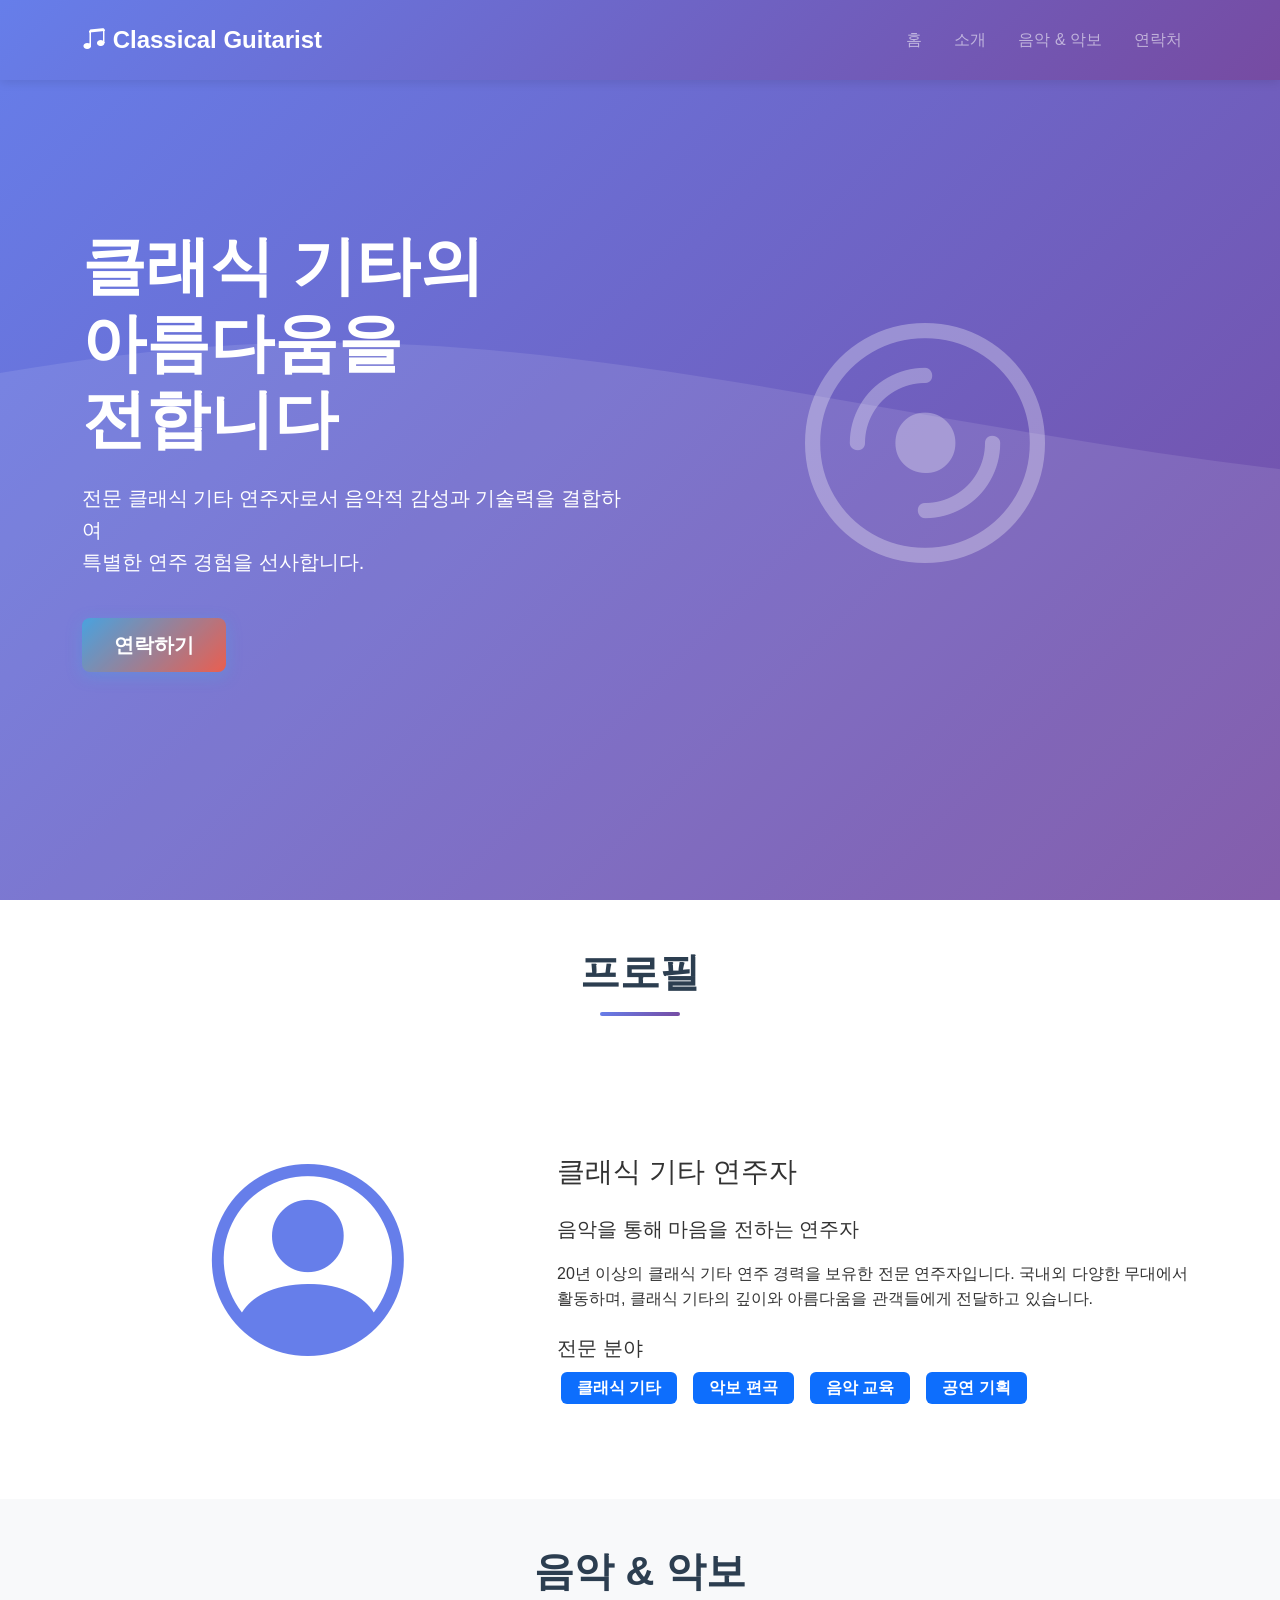
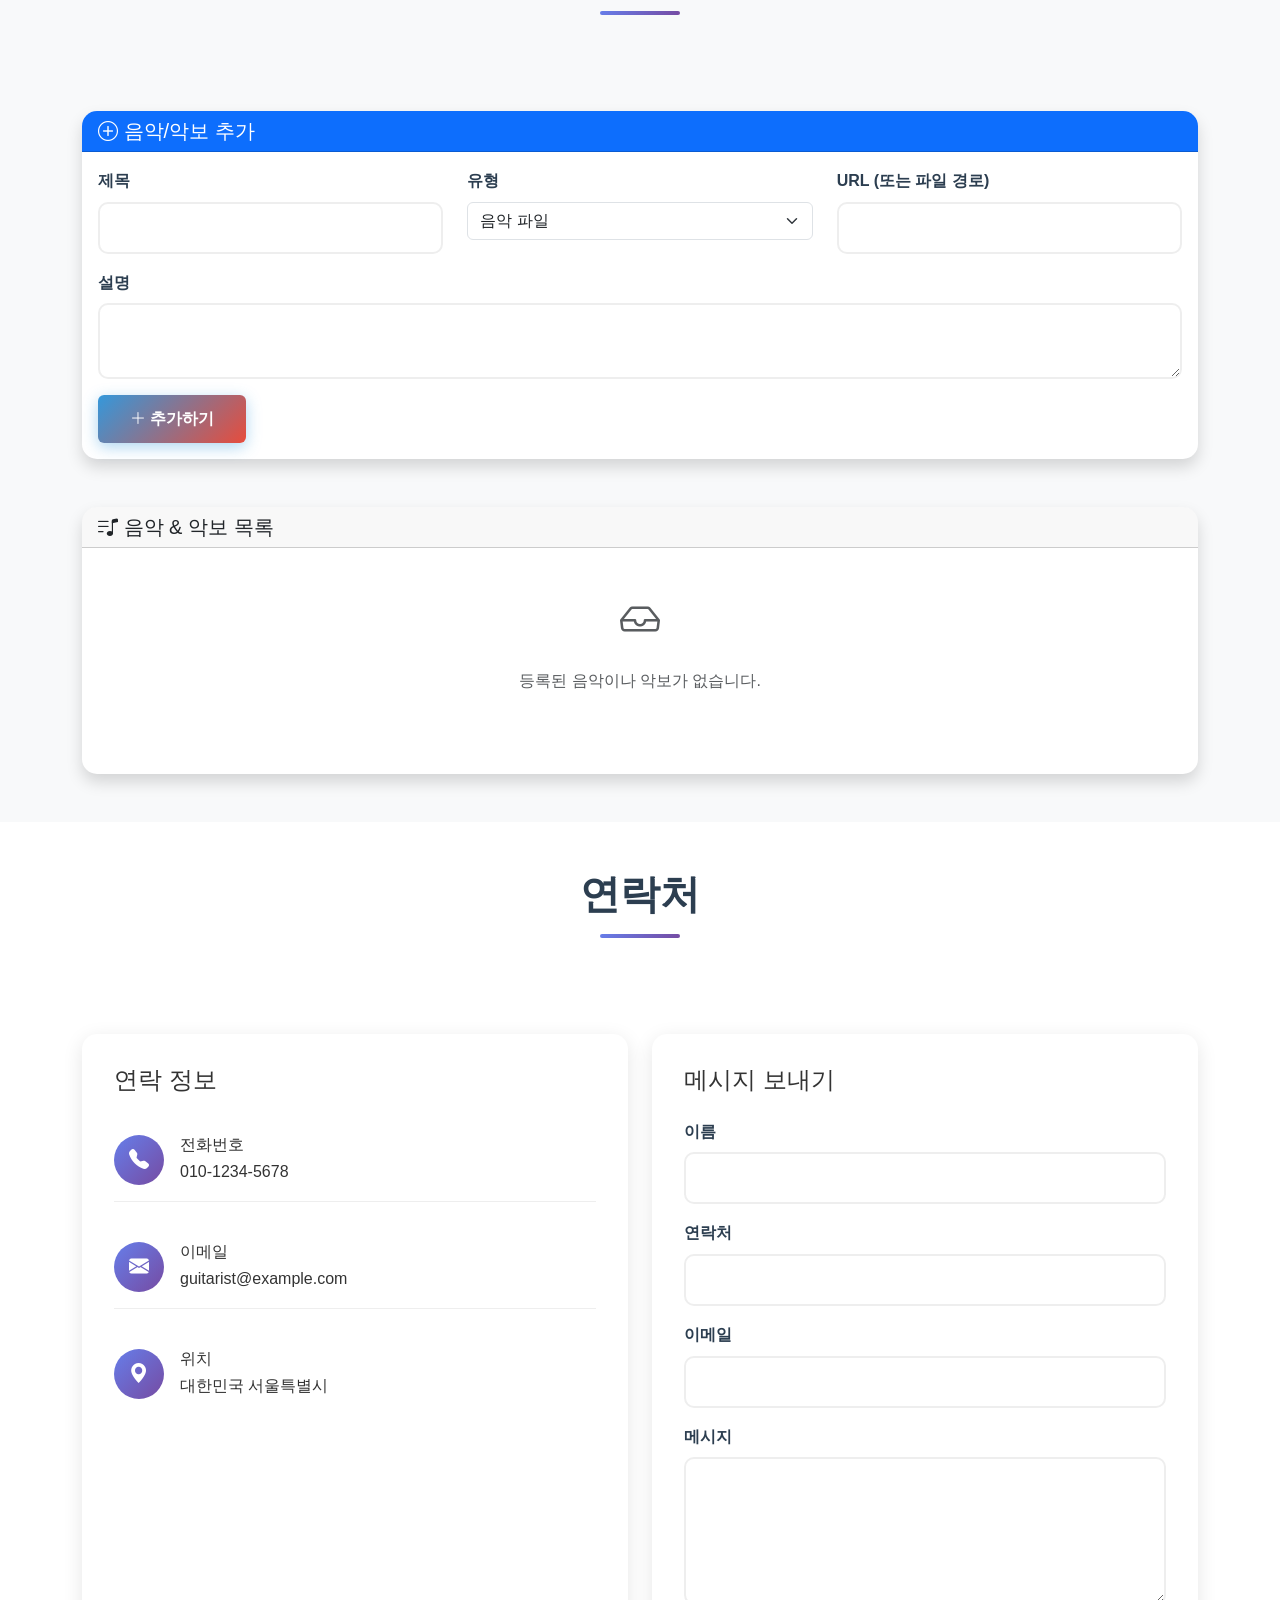
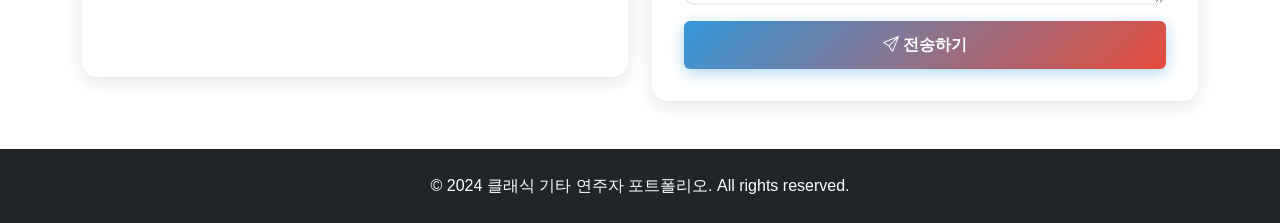
<file: index.html>
<!DOCTYPE html>
<html lang="ko">
<head>
    <meta charset="UTF-8">
    <meta name="viewport" content="width=device-width, initial-scale=1.0">
    <title>클래식 기타 연주자 포트폴리오</title>
    <link href="https://cdn.jsdelivr.net/npm/bootstrap@5.3.2/dist/css/bootstrap.min.css" rel="stylesheet">
    <link href="https://cdn.jsdelivr.net/npm/bootstrap-icons@1.11.1/font/bootstrap-icons.css" rel="stylesheet">
    <link rel="stylesheet" href="styles.css">
</head>
<body>
    <!-- Navigation -->
    <nav class="navbar navbar-expand-lg navbar-dark fixed-top">
        <div class="container">
            <a class="navbar-brand" href="#home">
                <i class="bi bi-music-note-beamed"></i> Classical Guitarist
            </a>
            <button class="navbar-toggler" type="button" data-bs-toggle="collapse" data-bs-target="#navbarNav">
                <span class="navbar-toggler-icon"></span>
            </button>
            <div class="collapse navbar-collapse" id="navbarNav">
                <ul class="navbar-nav ms-auto">
                    <li class="nav-item"><a class="nav-link" href="#home">홈</a></li>
                    <li class="nav-item"><a class="nav-link" href="#about">소개</a></li>
                    <li class="nav-item"><a class="nav-link" href="#music">음악 & 악보</a></li>
                    <li class="nav-item"><a class="nav-link" href="#contact">연락처</a></li>
                </ul>
            </div>
        </div>
    </nav>

    <!-- Hero Section -->
    <section id="home" class="hero-section">
        <div class="container">
            <div class="row align-items-center">
                <div class="col-lg-6">
                    <h1 class="display-3 fw-bold">클래식 기타의<br>아름다움을<br>전합니다</h1>
                    <p class="lead mt-4">전문 클래식 기타 연주자로서 음악적 감성과 기술력을 결합하여<br>특별한 연주 경험을 선사합니다.</p>
                    <a href="#contact" class="btn btn-primary btn-lg mt-4">연락하기</a>
                </div>
                <div class="col-lg-6">
                    <div class="hero-image">
                        <i class="bi bi-disc"></i>
                    </div>
                </div>
            </div>
        </div>
    </section>

    <!-- About Section -->
    <section id="about" class="py-5">
        <div class="container">
            <div class="row">
                <div class="col-lg-12 text-center mb-5">
                    <h2 class="section-title">프로필</h2>
                    <div class="title-underline"></div>
                </div>
            </div>
            <div class="row align-items-center">
                <div class="col-lg-5">
                    <div class="profile-image">
                        <i class="bi bi-person-circle"></i>
                    </div>
                </div>
                <div class="col-lg-7">
                    <h3 class="mb-4">클래식 기타 연주자</h3>
                    <p class="lead">음악을 통해 마음을 전하는 연주자</p>
                    <p>20년 이상의 클래식 기타 연주 경력을 보유한 전문 연주자입니다. 국내외 다양한 무대에서 활동하며, 클래식 기타의 깊이와 아름다움을 관객들에게 전달하고 있습니다.</p>
                    <div class="skills mt-4">
                        <h5>전문 분야</h5>
                        <div class="d-flex flex-wrap gap-2">
                            <span class="badge bg-primary">클래식 기타</span>
                            <span class="badge bg-primary">악보 편곡</span>
                            <span class="badge bg-primary">음악 교육</span>
                            <span class="badge bg-primary">공연 기획</span>
                        </div>
                    </div>
                </div>
            </div>
        </div>
    </section>

    <!-- Music & Sheet Music Section -->
    <section id="music" class="py-5 bg-light">
        <div class="container">
            <div class="row">
                <div class="col-lg-12 text-center mb-5">
                    <h2 class="section-title">음악 & 악보</h2>
                    <div class="title-underline"></div>
                </div>
            </div>
            
            <!-- Add Music Form -->
            <div class="row mb-5">
                <div class="col-lg-12">
                    <div class="card shadow">
                        <div class="card-header bg-primary text-white">
                            <h5 class="mb-0"><i class="bi bi-plus-circle"></i> 음악/악보 추가</h5>
                        </div>
                        <div class="card-body">
                            <form id="musicForm">
                                <div class="row">
                                    <div class="col-md-4 mb-3">
                                        <label for="musicTitle" class="form-label">제목</label>
                                        <input type="text" class="form-control" id="musicTitle" required>
                                    </div>
                                    <div class="col-md-4 mb-3">
                                        <label for="musicType" class="form-label">유형</label>
                                        <select class="form-select" id="musicType" required>
                                            <option value="audio">음악 파일</option>
                                            <option value="sheet">악보</option>
                                        </select>
                                    </div>
                                    <div class="col-md-4 mb-3">
                                        <label for="musicUrl" class="form-label">URL (또는 파일 경로)</label>
                                        <input type="text" class="form-control" id="musicUrl" required>
                                    </div>
                                </div>
                                <div class="row">
                                    <div class="col-md-12 mb-3">
                                        <label for="musicDescription" class="form-label">설명</label>
                                        <textarea class="form-control" id="musicDescription" rows="2"></textarea>
                                    </div>
                                </div>
                                <button type="submit" class="btn btn-primary">
                                    <i class="bi bi-plus-lg"></i> 추가하기
                                </button>
                            </form>
                        </div>
                    </div>
                </div>
            </div>

            <!-- Music List -->
            <div class="row">
                <div class="col-lg-12">
                    <div class="card shadow">
                        <div class="card-header">
                            <h5 class="mb-0"><i class="bi bi-music-note-list"></i> 음악 & 악보 목록</h5>
                        </div>
                        <div class="card-body">
                            <div id="musicList" class="row g-4">
                                <!-- Music items will be added here dynamically -->
                            </div>
                            <div id="emptyMessage" class="text-center text-muted py-5">
                                <i class="bi bi-inbox fs-1"></i>
                                <p class="mt-3">등록된 음악이나 악보가 없습니다.</p>
                            </div>
                        </div>
                    </div>
                </div>
            </div>
        </div>
    </section>

    <!-- Contact Section -->
    <section id="contact" class="py-5">
        <div class="container">
            <div class="row">
                <div class="col-lg-12 text-center mb-5">
                    <h2 class="section-title">연락처</h2>
                    <div class="title-underline"></div>
                </div>
            </div>
            <div class="row">
                <div class="col-lg-6 mb-4">
                    <div class="contact-info h-100">
                        <h4 class="mb-4">연락 정보</h4>
                        <div class="contact-item mb-4">
                            <div class="d-flex align-items-center">
                                <div class="contact-icon me-3">
                                    <i class="bi bi-telephone-fill"></i>
                                </div>
                                <div>
                                    <h6 class="mb-1">전화번호</h6>
                                    <p class="mb-0">010-1234-5678</p>
                                </div>
                            </div>
                        </div>
                        <div class="contact-item mb-4">
                            <div class="d-flex align-items-center">
                                <div class="contact-icon me-3">
                                    <i class="bi bi-envelope-fill"></i>
                                </div>
                                <div>
                                    <h6 class="mb-1">이메일</h6>
                                    <p class="mb-0">guitarist@example.com</p>
                                </div>
                            </div>
                        </div>
                        <div class="contact-item">
                            <div class="d-flex align-items-center">
                                <div class="contact-icon me-3">
                                    <i class="bi bi-geo-alt-fill"></i>
                                </div>
                                <div>
                                    <h6 class="mb-1">위치</h6>
                                    <p class="mb-0">대한민국 서울특별시</p>
                                </div>
                            </div>
                        </div>
                    </div>
                </div>
                <div class="col-lg-6">
                    <div class="contact-form h-100">
                        <h4 class="mb-4">메시지 보내기</h4>
                        <form id="contactForm" action="https://formspree.io/f/YOUR_FORM_ID" method="POST">
                            <div class="mb-3">
                                <label for="name" class="form-label">이름</label>
                                <input type="text" class="form-control" id="name" name="name" required>
                            </div>
                            <div class="mb-3">
                                <label for="contact" class="form-label">연락처</label>
                                <input type="text" class="form-control" id="contact" name="contact" required>
                            </div>
                            <div class="mb-3">
                                <label for="email" class="form-label">이메일</label>
                                <input type="email" class="form-control" id="email" name="email" required>
                            </div>
                            <div class="mb-3">
                                <label for="message" class="form-label">메시지</label>
                                <textarea class="form-control" id="message" name="message" rows="5" required></textarea>
                            </div>
                            <button type="submit" class="btn btn-primary w-100">
                                <i class="bi bi-send"></i> 전송하기
                            </button>
                        </form>
                        <div id="formSuccess" class="alert alert-success mt-3 d-none">
                            메시지가 성공적으로 전송되었습니다!
                        </div>
                    </div>
                </div>
            </div>
        </div>
    </section>

    <!-- Footer -->
    <footer class="bg-dark text-white py-4">
        <div class="container">
            <div class="row">
                <div class="col-lg-12 text-center">
                    <p class="mb-0">&copy; 2024 클래식 기타 연주자 포트폴리오. All rights reserved.</p>
                </div>
            </div>
        </div>
    </footer>

    <script src="https://cdn.jsdelivr.net/npm/bootstrap@5.3.2/dist/js/bootstrap.bundle.min.js"></script>
    <script src="script.js"></script>
</body>
</html>
</file>
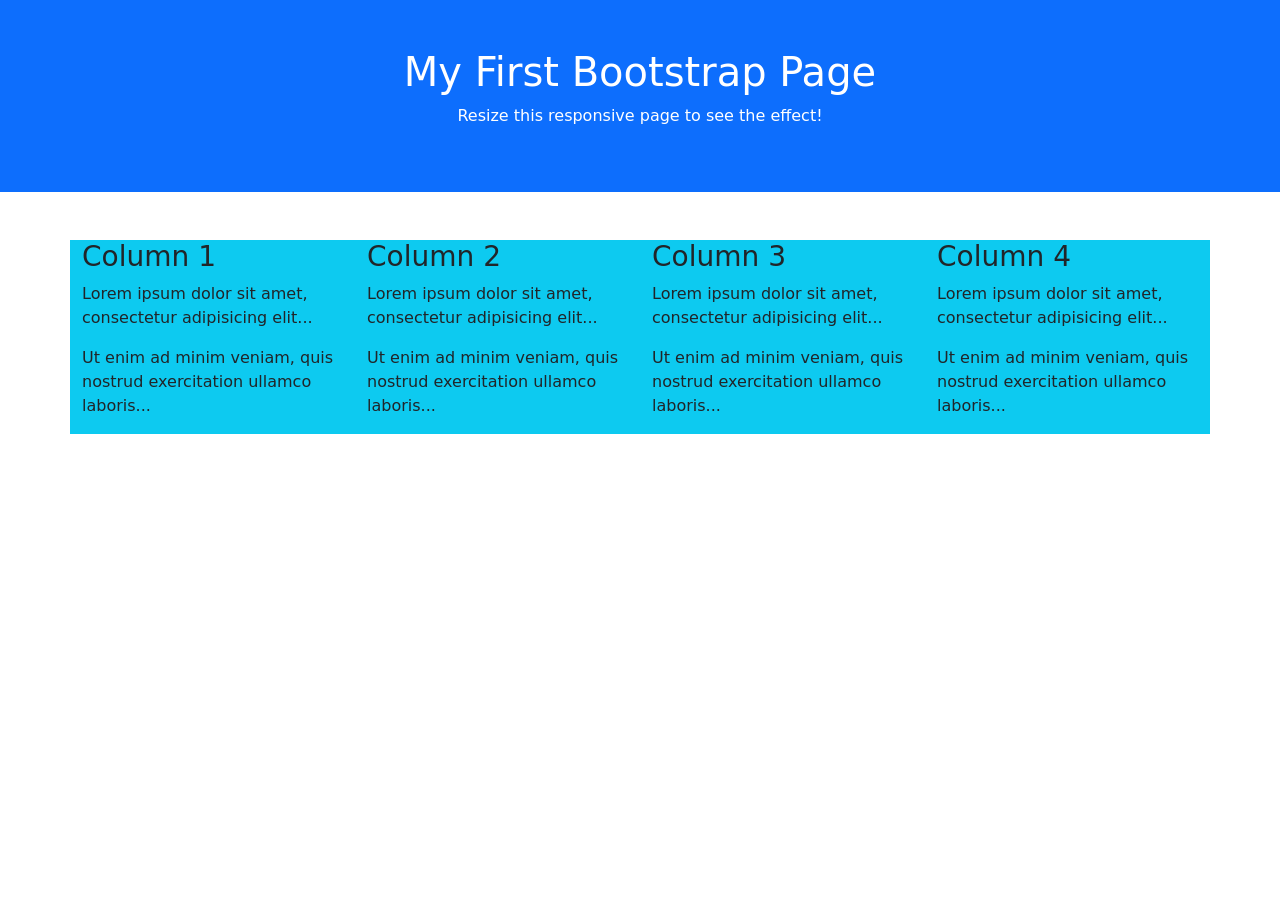
<file: bs5/ex01_레이아웃.html>
<!DOCTYPE html>
<html lang="en">
<head>
  <title>Bootstrap 5 Example</title>
  <meta charset="utf-8">
  <meta name="viewport" content="width=device-width, initial-scale=1">
  
  <!-- CDN(내용 분배 네트워크)은 지리적으로 분산돈 서버 네트워크를 통해 이미지,
   동영상, 웹 페이지 등의 콘텐츠를 사용자에게 빠르고 안정적으로 전달  -->

  <link href="https://cdn.jsdelivr.net/npm/bootstrap@5.3.8/dist/css/bootstrap.min.css" rel="stylesheet">
  <script src="https://cdn.jsdelivr.net/npm/bootstrap@5.3.8/dist/js/bootstrap.bundle.min.js"></script>
</head>
<body>

<!-- 
    0.float : 
    1.display : flex,grid,block,inline,inline-block
    2.position : static,relative,absolute,fixed
    3.box모델 : width,height,padding,border,margin
    4.컨테이너박스 ; container_fluid(w100%),container(w100%가 아니다.)
                    row,column
    5.background,color,text-align

-->

<div class="container-fluid p-5 bg-primary text-white text-center">
  <h1>My First Bootstrap Page</h1>
  <p>Resize this responsive page to see the effect!</p> 
</div>
  
<!--
    table
        tr
            td|th

    
    container | container_flud
         row
              col : 합이12, 중단점(576(sm),768(md),992(lg),1200(xl),1400(xxl))

    margin : 10px : 모두10px
    margin : 10px,20px : 상하,좌우
    margin : 10px,20px,30px : 상 좌우 하
    margin : 10px, 20px, 30px 40px : 상하좌우
    
    {속성}{방향} - {크기}
    m : margin
    p : padding
    t : 위쪽
    b : 아래쪽
    s : 외쪽
    e : 오른쪽
    x : 왼쪽 + 오른쪽
    y : 위쪽 + 아래쪽
    0 ~ 5 , auto auto는 margin 만 해당정수 기본값(3:15px)
    mt-5 : margin-top

    부트스트랩 rem 3이면 16px
-->

<div class="container mt-5 bg-info">
  <div class="row">
    <div class="col-md-3">
      <h3>Column 1</h3>
      <p>Lorem ipsum dolor sit amet, consectetur adipisicing elit...</p>
      <p>Ut enim ad minim veniam, quis nostrud exercitation ullamco laboris...</p>
    </div>
    <div class="col-md-3">
      <h3>Column 2</h3>
      <p>Lorem ipsum dolor sit amet, consectetur adipisicing elit...</p>
      <p>Ut enim ad minim veniam, quis nostrud exercitation ullamco laboris...</p>
    </div>
    <div class="col-md-3">
      <h3>Column 3</h3>        
      <p>Lorem ipsum dolor sit amet, consectetur adipisicing elit...</p>
      <p>Ut enim ad minim veniam, quis nostrud exercitation ullamco laboris...</p>
    </div>
    <div class="col-md-3">
      <h3>Column 4</h3>        
      <p>Lorem ipsum dolor sit amet, consectetur adipisicing elit...</p>
      <p>Ut enim ad minim veniam, quis nostrud exercitation ullamco laboris...</p>
    </div>
  </div>
</div>

</body>
</html>
</file>
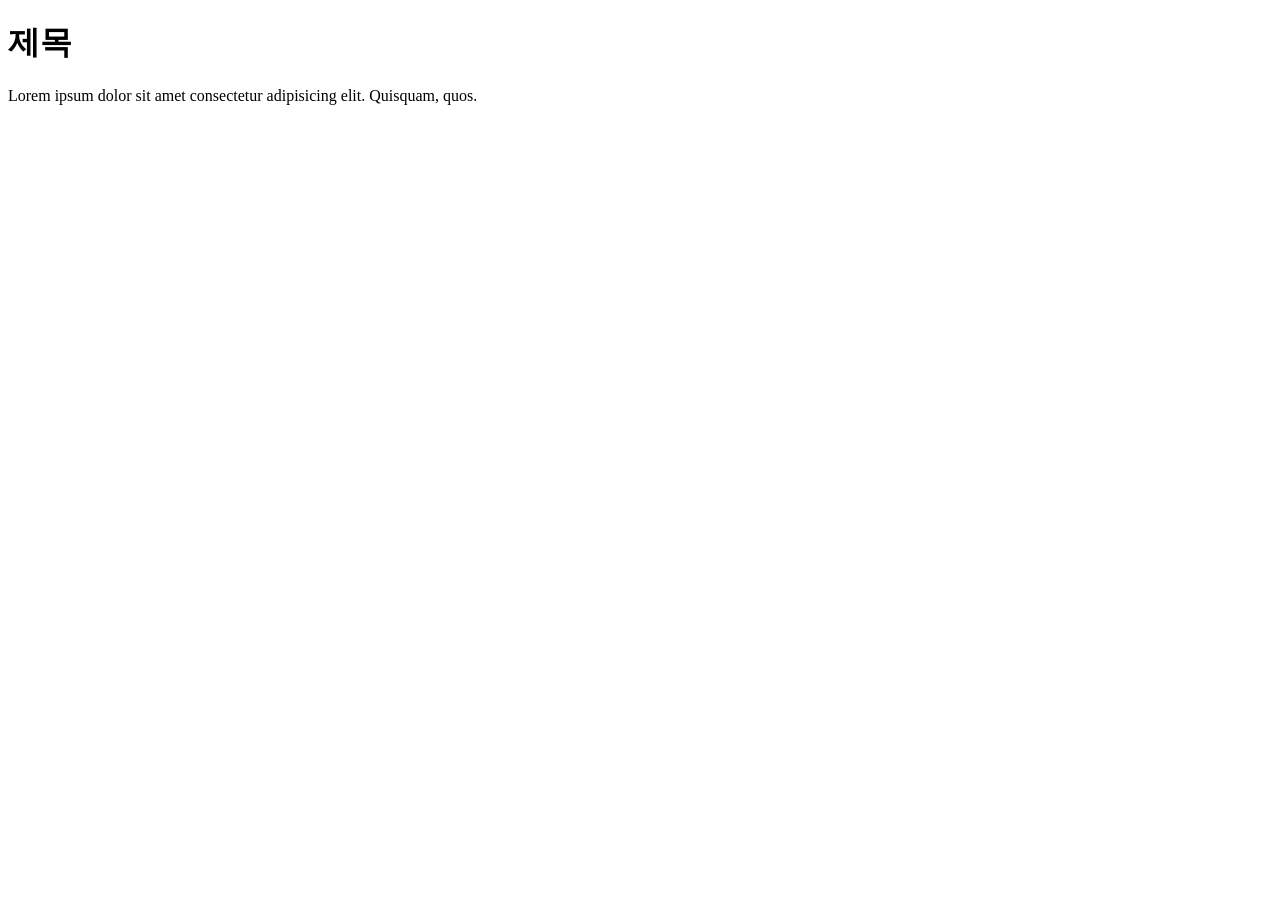
<file: html/ex01_html기본구조.html>
<!DOCTYPE html>
<html lang="ko">
<head>
    <meta charset="UTF-8">
    <meta name="viewport" content="width=device-width, initial-scale=1.0">
    <title>Document</title>
</head>
<body>
    <h1>제목</h1>
    <p>Lorem ipsum dolor sit amet consectetur adipisicing elit. Quisquam, quos.</p>
</body>
</html>
</file>
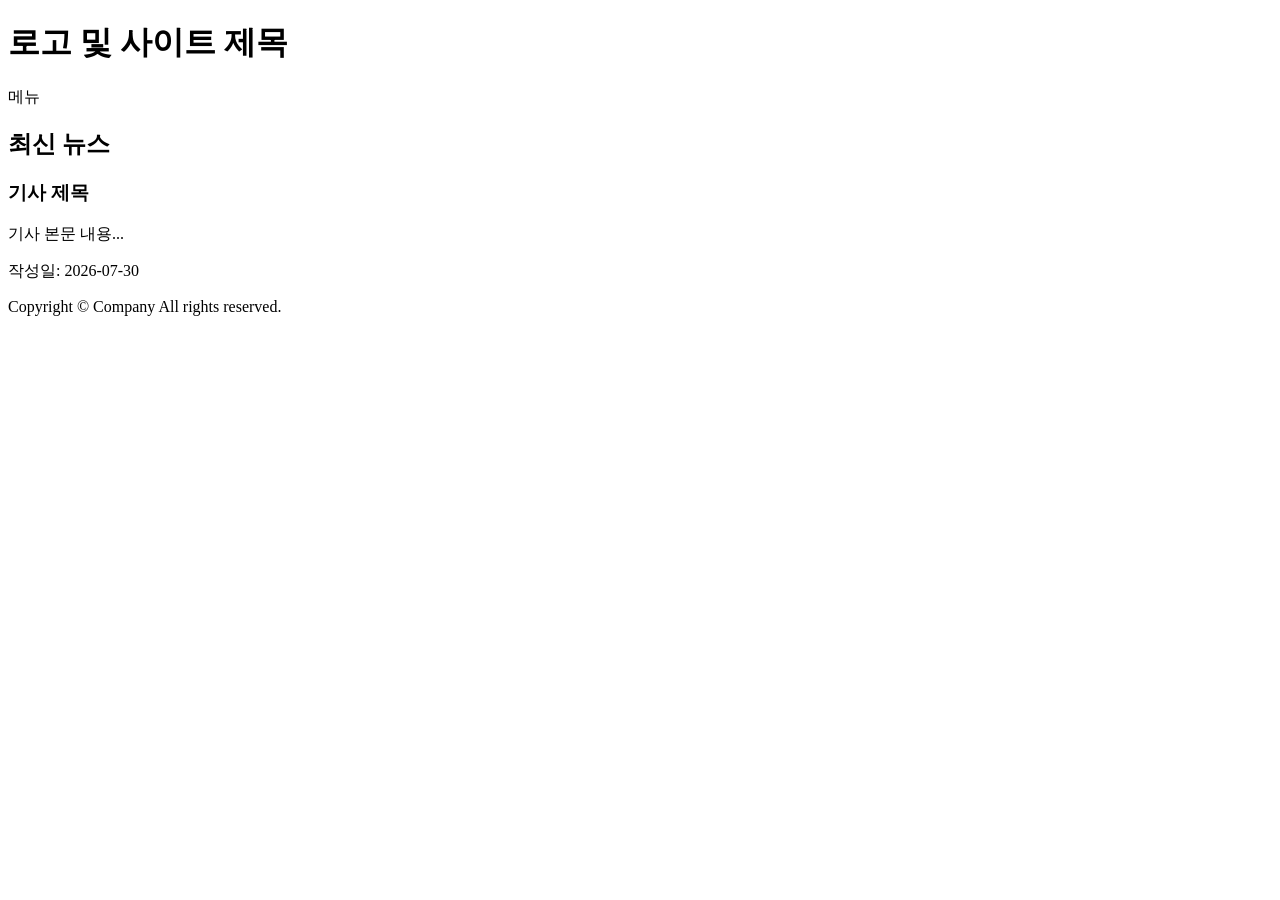
<file: py/p03_크롤링/ex03_시맨틱태그.html>
<!DOCTYPE html>
<html lang="ko">
<head>
    <meta charset="UTF-8">
    <meta name="viewport" content="width=device-width, initial-scale=1.0">
    <title>시맨틱 태그 예제</title>
</head>
<body>
<!--
    HTML5 시맨틱 태그들은 문서의 의미와 구역(Section)을 나누는 핵심 요소입니다. 각 태그는 자유롭게 중첩할 수 있는 것처럼 보이지만,문맥적 의미와 접근성을 해치지 않기 위해 지켜야 하는 명확한 제약 조건과 권장 사항이 있습니다.
<main>
(메인 본문 영역)
•
페이지당 오직 1개만 노출: 문서 전체에서실제 화면에 보이는<main>태그는 오직 하나여야 합니다. (단,hidden속성이 들어간<main>이 따로 존재하는 경우는 예외)
•
포함 금지 영역:<main>태그는 다른 구역 태그의 자식으로 들어갈 수 없습니다.
•
금지 중첩:<header>,<nav>,<article>,<aside>,<footer>내부에<main>을 넣는 것은문법 오류입니다.
•
올바른 위치:<body>의 직계 자식 또는 단순 레이아웃용<div>바로 아래에 위치해야 합니다.


2.
<header>
및
<footer>
(머리말 / 꼬리말)
•
독립적 구역(Sectioning Content)마다 중첩 가능:
•
<body>바로 아래에 쓰이면페이지 전체의 헤더/푸터역할을 합니다.
•
<article>이나<section>내부에도각각의 독립된<header>와<footer>를 중첩하여 사용할 수 있습니다.
•
중첩 금지 제약:
•
<header>내부에 또 다른<header>나<footer>를 넣을 수 없습니다.
•
<footer>내부에 또 다른<footer>나<header>를 넣을 수 없습니다.
•
<address>태그 내부에<header>나<footer>를 넣을 수 없습니다.


3.
<section>
vs
<article>
(구역 vs 독립된 글)
둘 다 상호 간에 제한 없이자유롭게 상호 중첩이 가능하지만,의미에 따른 중첩 기준이 있습니다.

•
<article>내부에<section>중첩 (가장 흔함):
•
하나의 독립된 블로그 포스트나 뉴스 기사(<article>) 내부를 여러 주제 단락(<section>)으로 나눌 때 사용합니다.
•
<section>내부에<article>중첩:
•
특정 주제 구역(<section>) 내에 독립된 여러 개의 콘텐츠 단위(<article>)가 나열될 때 사용합니다.
•
예시: "최신 뉴스 목록" 구역(<section>) 안에 각각의 뉴스 기사 카드들(<article>)이 들어가는 구조.


4.
<aside>
(사이드바 / 본문 외 콘텐츠)
•
중첩 및 위치 유의점:
•
<body>직계로 쓰이면 페이지 전체의 사이드바(연관 링크, 프로필 등) 역할을 합니다.
•
<article>이나<section>내부에 들어가면해당 글과 관련된 부가 정보(주석, 연관글 추천, 용어 사전 등) 역할을 합니다.
•
금지 제약:<aside>내부에 또 다른<aside>를 넣는 것은 문맥상 권장되지 않습니다.
💡 한눈에 보는 핵심 중첩 제약 표
태그	상위(부모)로 가질 수 없는 태그	하위(자식)로 포함할 수 없는 태그
<main>	<header>, <footer>, <nav>, <article>, <aside>	자기 자신 (<main>)
<header>	<header>, <footer>, <address>	<header>, <footer>
<footer>	<header>, <footer>, <address>	<header>, <footer>
<article>	제한 없음	제한 없음
<section>	제한 없음	제한 없음

-->
  <!-- 페이지 전체 헤더 -->
  <header>
    <h1>로고 및 사이트 제목</h1>
    <nav>메뉴</nav>
  </header>

  <!-- 메인 영역 (페이지에 1개) -->
  <main>
    <!-- 뉴스 섹션 구역 -->
    <section>
      <h2>최신 뉴스</h2>

      <!-- 섹션 내부의 독립된 기사 카드 -->
      <article>
        <!-- 기사 개별 헤더 -->
        <header>
          <h3>기사 제목</h3>
        </header>
        <p>기사 본문 내용...</p>
        <!-- 기사 개별 푸터 -->
        <footer>작성일: 2026-07-30</footer>
      </article>
    </section>
  </main>

  <!-- 페이지 전체 푸터 -->
  <footer>
    <p>Copyright © Company All rights reserved.</p>
  </footer>



    
</body>
</html>
</file>
<file: styles.css>
/* Global Styles */
* {
    margin: 0;
    padding: 0;
    box-sizing: border-box;
}

:root {
    --primary-color: #2c3e50;
    --secondary-color: #3498db;
    --accent-color: #e74c3c;
    --light-color: #ecf0f1;
    --dark-color: #1a252f;
    --gradient-start: #667eea;
    --gradient-end: #764ba2;
}

body {
    font-family: 'Segoe UI', Tahoma, Geneva, Verdana, sans-serif;
    line-height: 1.6;
    color: #333;
    scroll-behavior: smooth;
}

/* Navigation */
.navbar {
    background: linear-gradient(135deg, var(--gradient-start), var(--gradient-end));
    padding: 1rem 0;
    box-shadow: 0 2px 10px rgba(0, 0, 0, 0.1);
}

.navbar-brand {
    font-weight: 700;
    font-size: 1.5rem;
}

.nav-link {
    font-weight: 500;
    margin: 0 0.5rem;
    transition: all 0.3s ease;
}

.nav-link:hover {
    color: #fff !important;
    transform: translateY(-2px);
}

/* Hero Section */
.hero-section {
    min-height: 100vh;
    display: flex;
    align-items: center;
    background: linear-gradient(135deg, #667eea 0%, #764ba2 100%);
    color: white;
    padding-top: 80px;
    position: relative;
    overflow: hidden;
}

.hero-section::before {
    content: '';
    position: absolute;
    top: 0;
    left: 0;
    right: 0;
    bottom: 0;
    background: url('data:image/svg+xml,<svg xmlns="http://www.w3.org/2000/svg" viewBox="0 0 1440 320"><path fill="%23ffffff" fill-opacity="0.1" d="M0,96L48,112C96,128,192,160,288,160C384,160,480,128,576,122.7C672,117,768,139,864,154.7C960,171,1056,181,1152,165.3C1248,149,1344,107,1392,85.3L1440,64L1440,320L1392,320C1344,320,1248,320,1152,320C1056,320,960,320,864,320C768,320,672,320,576,320C480,320,384,320,288,320C192,320,96,320,48,320L0,320Z"></path></svg>');
    background-size: cover;
    background-position: bottom;
}

.hero-image {
    text-align: center;
}

.hero-image i {
    font-size: 15rem;
    opacity: 0.3;
    animation: float 3s ease-in-out infinite;
}

@keyframes float {
    0%, 100% {
        transform: translateY(0);
    }
    50% {
        transform: translateY(-20px);
    }
}

.btn-primary {
    background: linear-gradient(135deg, var(--secondary-color), var(--accent-color));
    border: none;
    padding: 0.75rem 2rem;
    font-weight: 600;
    transition: all 0.3s ease;
    box-shadow: 0 4px 15px rgba(52, 152, 219, 0.4);
}

.btn-primary:hover {
    transform: translateY(-2px);
    box-shadow: 0 6px 20px rgba(52, 152, 219, 0.6);
}

/* Section Styles */
section {
    padding: 5rem 0;
}

.section-title {
    font-size: 2.5rem;
    font-weight: 700;
    color: var(--primary-color);
    margin-bottom: 1rem;
}

.title-underline {
    width: 80px;
    height: 4px;
    background: linear-gradient(135deg, var(--gradient-start), var(--gradient-end));
    margin: 0 auto 3rem;
    border-radius: 2px;
}

/* About Section */
.profile-image {
    text-align: center;
    margin-bottom: 2rem;
}

.profile-image i {
    font-size: 12rem;
    color: var(--gradient-start);
}

.skills .badge {
    font-size: 1rem;
    padding: 0.5rem 1rem;
    margin: 0.25rem;
}

/* Music & Sheet Music Section */
.card {
    border: none;
    border-radius: 15px;
    transition: all 0.3s ease;
}

.card:hover {
    transform: translateY(-5px);
    box-shadow: 0 10px 30px rgba(0, 0, 0, 0.15);
}

.card-header {
    border-radius: 15px 15px 0 0 !important;
    font-weight: 600;
}

.music-card {
    position: relative;
    overflow: hidden;
}

.music-card .card-body {
    padding: 1.5rem;
}

.music-icon {
    font-size: 3rem;
    color: var(--secondary-color);
    margin-bottom: 1rem;
}

.music-type-badge {
    position: absolute;
    top: 1rem;
    right: 1rem;
    padding: 0.25rem 0.75rem;
    border-radius: 20px;
    font-size: 0.875rem;
    font-weight: 600;
}

.badge-audio {
    background: linear-gradient(135deg, #667eea, #764ba2);
    color: white;
}

.badge-sheet {
    background: linear-gradient(135deg, #f093fb, #f5576c);
    color: white;
}

.delete-btn {
    position: absolute;
    top: 1rem;
    left: 1rem;
    background: rgba(231, 76, 60, 0.9);
    color: white;
    border: none;
    border-radius: 50%;
    width: 35px;
    height: 35px;
    display: flex;
    align-items: center;
    justify-content: center;
    cursor: pointer;
    transition: all 0.3s ease;
    opacity: 0;
}

.music-card:hover .delete-btn {
    opacity: 1;
}

.delete-btn:hover {
    background: var(--accent-color);
    transform: scale(1.1);
}

/* Contact Section */
.contact-info {
    background: white;
    padding: 2rem;
    border-radius: 15px;
    box-shadow: 0 5px 20px rgba(0, 0, 0, 0.1);
}

.contact-item {
    padding: 1rem 0;
    border-bottom: 1px solid #eee;
}

.contact-item:last-child {
    border-bottom: none;
}

.contact-icon {
    width: 50px;
    height: 50px;
    background: linear-gradient(135deg, var(--gradient-start), var(--gradient-end));
    border-radius: 50%;
    display: flex;
    align-items: center;
    justify-content: center;
    color: white;
    font-size: 1.25rem;
}

.contact-form {
    background: white;
    padding: 2rem;
    border-radius: 15px;
    box-shadow: 0 5px 20px rgba(0, 0, 0, 0.1);
}

.form-control {
    border-radius: 10px;
    padding: 0.75rem 1rem;
    border: 2px solid #eee;
    transition: all 0.3s ease;
}

.form-control:focus {
    border-color: var(--secondary-color);
    box-shadow: 0 0 0 0.2rem rgba(52, 152, 219, 0.25);
}

.form-label {
    font-weight: 600;
    color: var(--primary-color);
}

/* Footer */
footer {
    background: var(--dark-color);
}

/* Responsive Design */
@media (max-width: 768px) {
    .hero-section {
        text-align: center;
        padding-top: 100px;
    }
    
    .hero-image i {
        font-size: 10rem;
    }
    
    .section-title {
        font-size: 2rem;
    }
    
    .profile-image i {
        font-size: 8rem;
    }
    
    .contact-info,
    .contact-form {
        padding: 1.5rem;
    }
}

/* Smooth Scroll */
html {
    scroll-behavior: smooth;
}

/* Animation Classes */
.fade-in {
    animation: fadeIn 0.5s ease-in;
}

@keyframes fadeIn {
    from {
        opacity: 0;
        transform: translateY(20px);
    }
    to {
        opacity: 1;
        transform: translateY(0);
    }
}

/* Custom Scrollbar */
::-webkit-scrollbar {
    width: 10px;
}

::-webkit-scrollbar-track {
    background: #f1f1f1;
}

::-webkit-scrollbar-thumb {
    background: linear-gradient(135deg, var(--gradient-start), var(--gradient-end));
    border-radius: 5px;
}

::-webkit-scrollbar-thumb:hover {
    background: var(--gradient-end);
}
</file>
